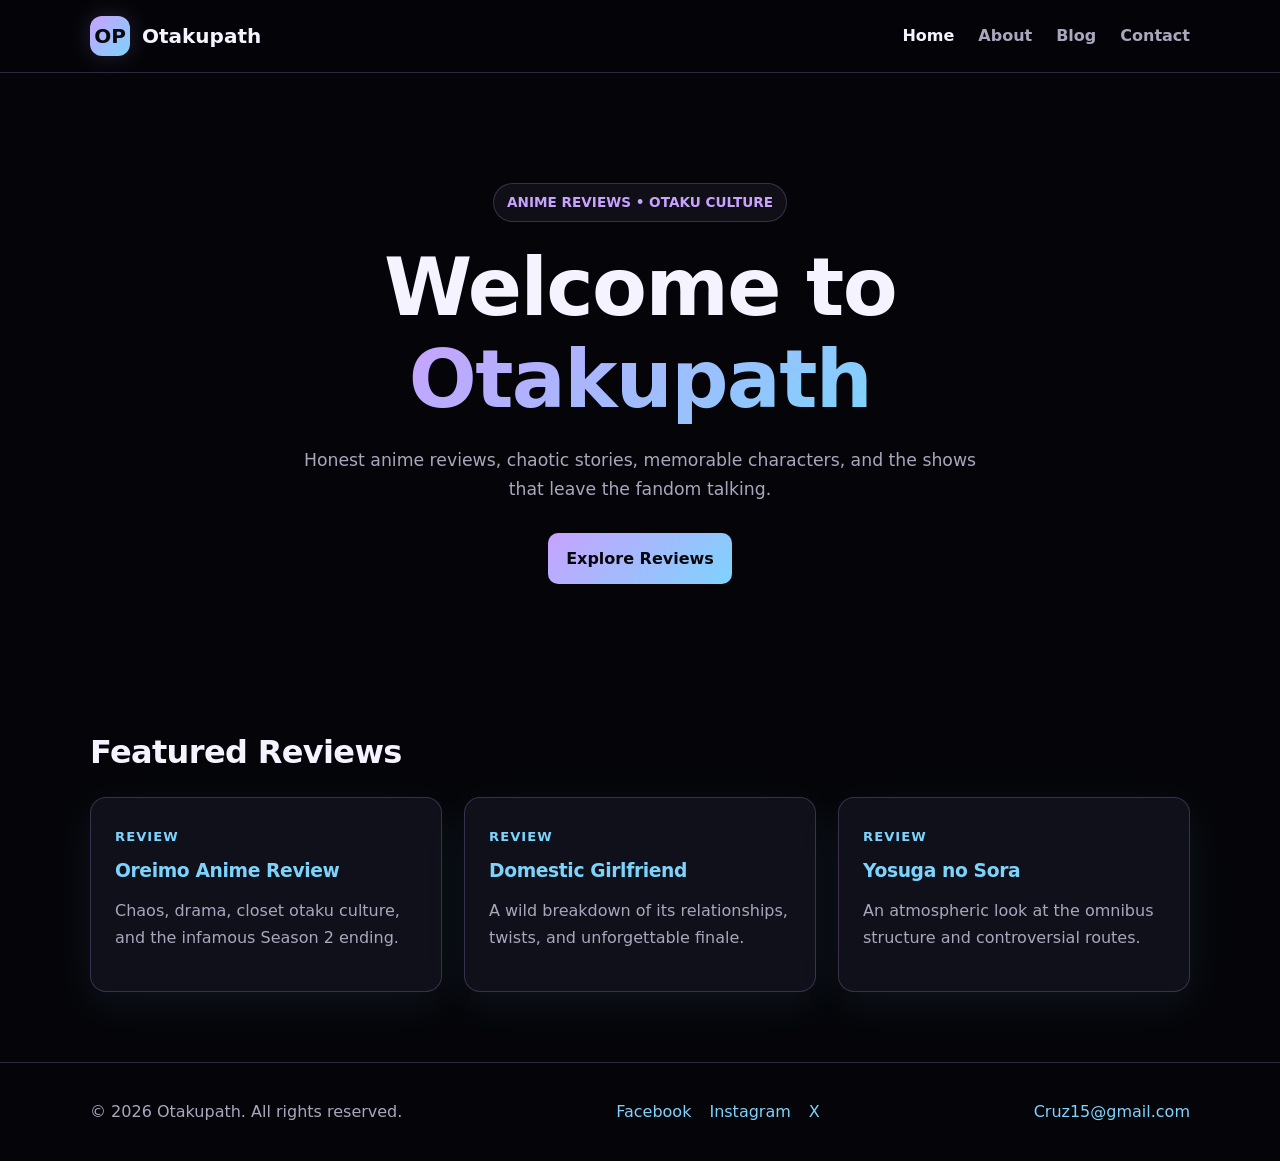
<file: index.html>
<!doctype html>
<html lang="en">
<head>
<meta charset="utf-8">
<meta name="viewport" content="width=device-width, initial-scale=1">
<title>Anime Reviews & Otaku Culture | Otakupath</title>
<meta name="description" content="Otakupath features honest anime reviews, otaku culture commentary, memorable characters, and controversial series.">
<link rel="stylesheet" href="css/style.css">
</head>
<body>
<header>
<div class="container nav">
<!-- EDIT HERE: LOGO & WEBSITE TITLE -->
<a class="brand" href="index.html"><span class="logo">OP</span><span>Otakupath</span></a>
<nav><ul>
<li><a href="index.html">Home</a></li><li><a href="about.html">About</a></li>
<li><a href="blog.html">Blog</a></li><li><a href="contact.html">Contact</a></li>
</ul></nav>
</div>
</header>
<main>
<section class="hero"><div class="container">
<span class="badge">ANIME REVIEWS • OTAKU CULTURE</span>
<h1>Welcome to <span class="gradient-text">Otakupath</span></h1>
<p>Honest anime reviews, chaotic stories, memorable characters, and the shows that leave the fandom talking.</p>
<a class="btn" href="blog.html">Explore Reviews</a>
</div></section>
<section class="section"><div class="container">
<h2>Featured Reviews</h2>
<div class="grid">
<a class="card" href="posts/oreimo-review.html"><span class="meta">Review</span><h3>Oreimo Anime Review</h3><p>Chaos, drama, closet otaku culture, and the infamous Season 2 ending.</p></a>
<a class="card" href="posts/domestic-girlfriend-review.html"><span class="meta">Review</span><h3>Domestic Girlfriend</h3><p>A wild breakdown of its relationships, twists, and unforgettable finale.</p></a>
<a class="card" href="posts/yosuga-no-sora-review.html"><span class="meta">Review</span><h3>Yosuga no Sora</h3><p>An atmospheric look at the omnibus structure and controversial routes.</p></a>
</div></div></section>
</main>
<footer><div class="container footer-row">
<div>© <span data-year></span> Otakupath. All rights reserved.</div>
<div class="socials"><a href="#">Facebook</a><a href="#">Instagram</a><a href="#">X</a></div>
<!-- Oks na diri -->
<div><a href="mailto:Cruz15@gmail.com">Cruz15@gmail.com</a></div>
</div></footer>
<script src="js/script.js"></script>
</body></html>
</file>
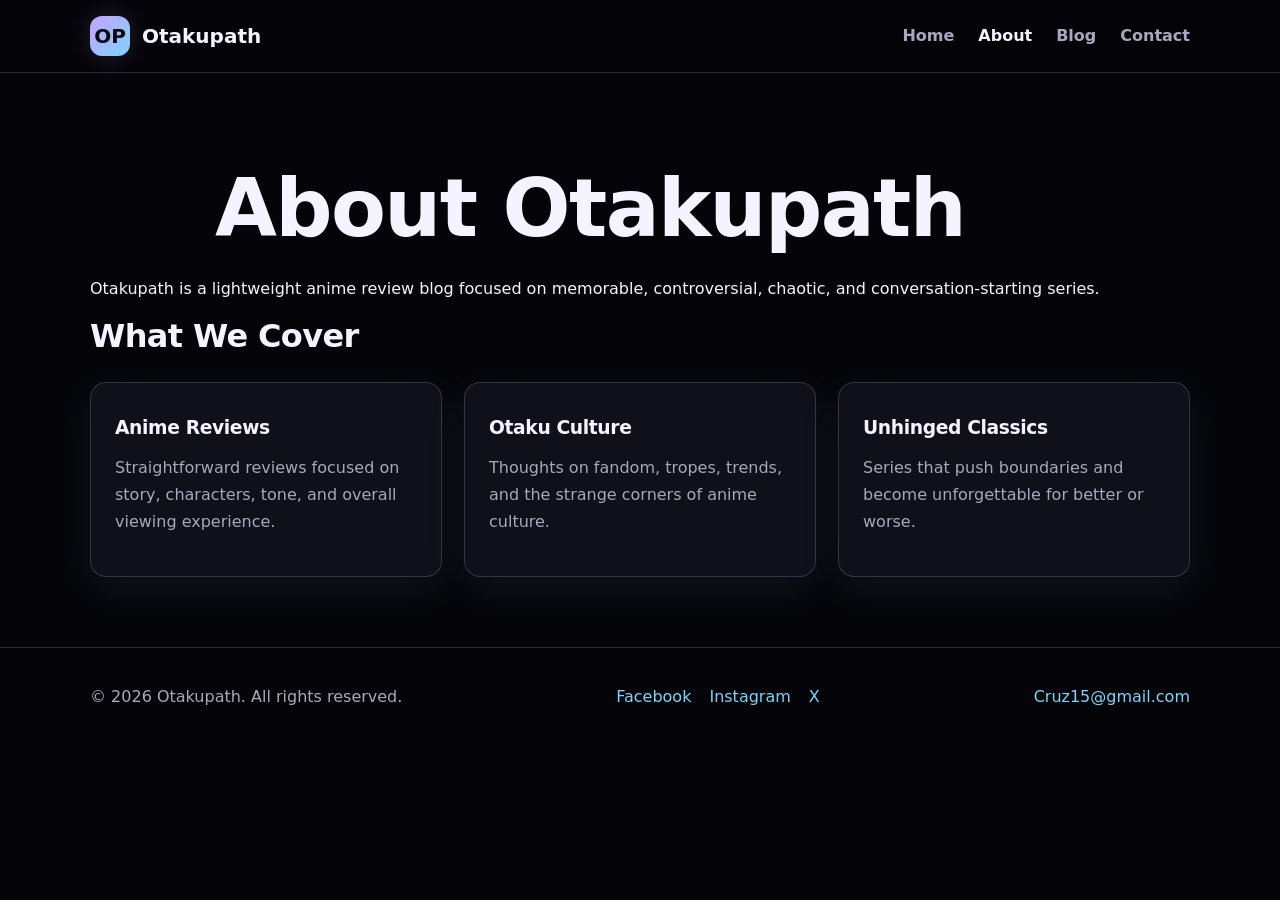
<file: about.html>
<!doctype html>
<html lang="en">
<head>
<meta charset="utf-8">
<meta name="viewport" content="width=device-width, initial-scale=1">
<title>About Otakupath | Anime Review Blog</title>
<meta name="description" content="Learn about Otakupath, an anime review blog covering memorable series and otaku culture.">
<link rel="stylesheet" href="css/style.css">
</head>
<body>
<header>
<div class="container nav">
<!-- EDIT HERE: LOGO & WEBSITE TITLE -->
<a class="brand" href="index.html"><span class="logo">OP</span><span>Otakupath</span></a>
<nav><ul>
<li><a href="index.html">Home</a></li><li><a href="about.html">About</a></li>
<li><a href="blog.html">Blog</a></li><li><a href="contact.html">Contact</a></li>
</ul></nav>
</div>
</header>
<main>
<section class="section"><div class="container">
<h1>About Otakupath</h1>
<p>Otakupath is a lightweight anime review blog focused on memorable, controversial, chaotic, and conversation-starting series.</p>
<h2>What We Cover</h2>
<div class="grid"><div class="card"><h3>Anime Reviews</h3><p>Straightforward reviews focused on story, characters, tone, and overall viewing experience.</p></div>
<div class="card"><h3>Otaku Culture</h3><p>Thoughts on fandom, tropes, trends, and the strange corners of anime culture.</p></div>
<div class="card"><h3>Unhinged Classics</h3><p>Series that push boundaries and become unforgettable for better or worse.</p></div></div>
</div></section>
</main>
<footer><div class="container footer-row">
<div>© <span data-year></span> Otakupath. All rights reserved.</div>
<div class="socials"><a href="#">Facebook</a><a href="#">Instagram</a><a href="#">X</a></div>
<!-- Oks na diri -->
<div><a href="mailto:Cruz15@gmail.com">Cruz15@gmail.com</a></div>
</div></footer>
<script src="js/script.js"></script>
</body></html>
</file>
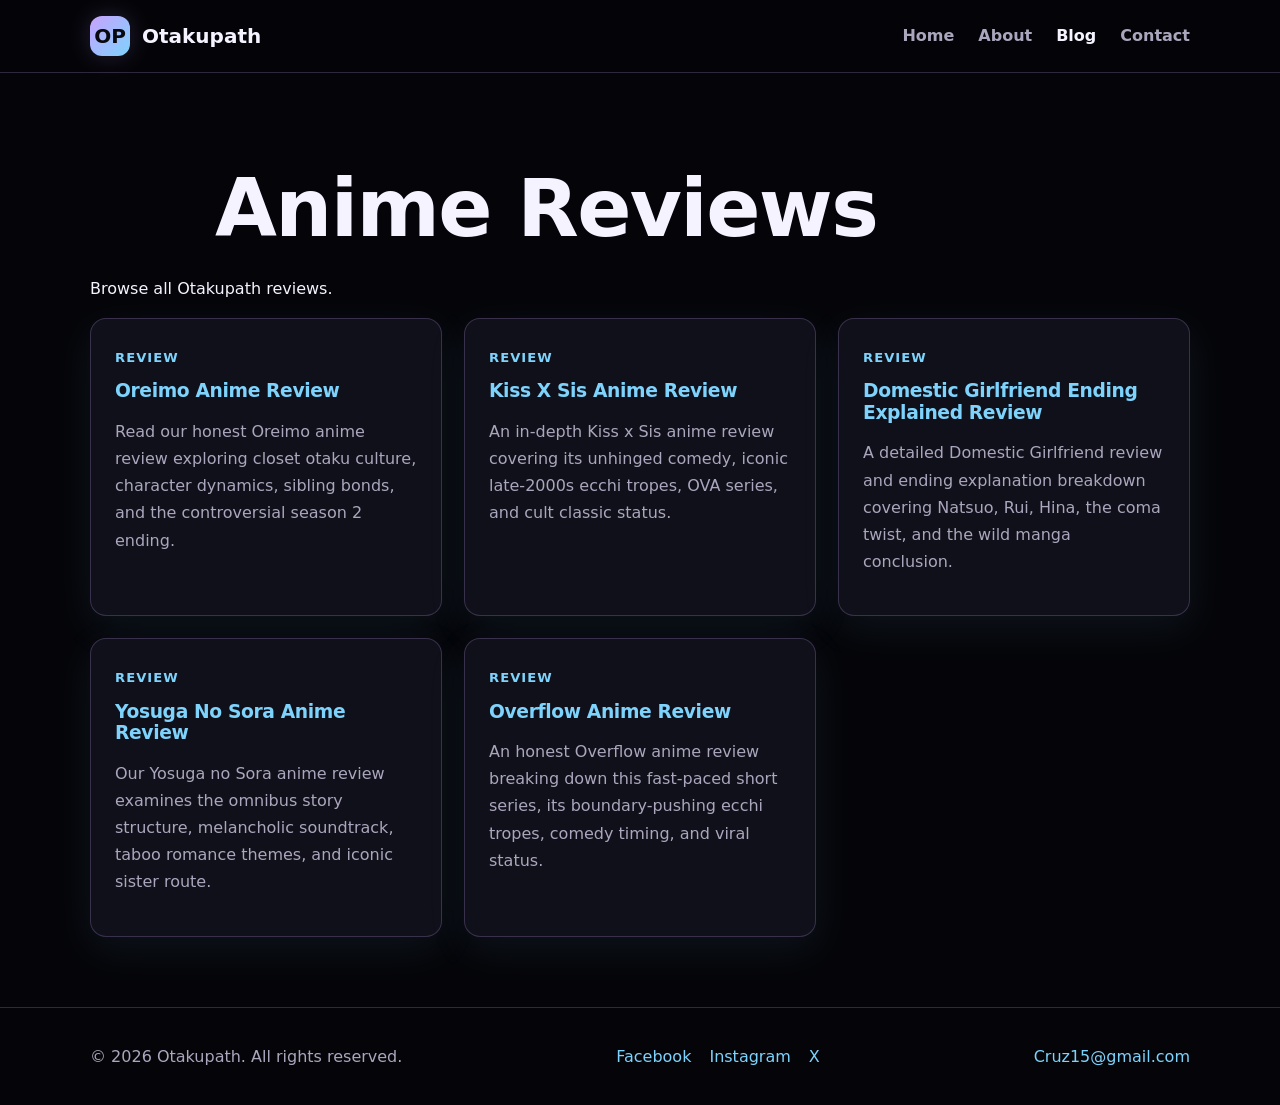
<file: blog.html>
<!doctype html>
<html lang="en">
<head>
<meta charset="utf-8">
<meta name="viewport" content="width=device-width, initial-scale=1">
<title>Anime Reviews Directory | Otakupath</title>
<meta name="description" content="Browse the complete Otakupath anime review directory, including Oreimo, Kiss x Sis, Domestic Girlfriend, Yosuga no Sora, and Overflow.">
<link rel="stylesheet" href="css/style.css">
</head>
<body>
<header>
<div class="container nav">
<!-- EDIT HERE: LOGO & WEBSITE TITLE -->
<a class="brand" href="index.html"><span class="logo">OP</span><span>Otakupath</span></a>
<nav><ul>
<li><a href="index.html">Home</a></li><li><a href="about.html">About</a></li>
<li><a href="blog.html">Blog</a></li><li><a href="contact.html">Contact</a></li>
</ul></nav>
</div>
</header>
<main><section class="section"><div class="container"><h1>Anime Reviews</h1><p>Browse all Otakupath reviews.</p><div class="grid"><a class="card" href="posts/oreimo-review.html"><span class="meta">Review</span><h3>Oreimo Anime Review</h3><p>Read our honest Oreimo anime review exploring closet otaku culture, character dynamics, sibling bonds, and the controversial season 2 ending.</p></a><a class="card" href="posts/kiss-x-sis-review.html"><span class="meta">Review</span><h3>Kiss X Sis Anime Review</h3><p>An in-depth Kiss x Sis anime review covering its unhinged comedy, iconic late-2000s ecchi tropes, OVA series, and cult classic status.</p></a><a class="card" href="posts/domestic-girlfriend-review.html"><span class="meta">Review</span><h3>Domestic Girlfriend Ending Explained Review</h3><p>A detailed Domestic Girlfriend review and ending explanation breakdown covering Natsuo, Rui, Hina, the coma twist, and the wild manga conclusion.</p></a><a class="card" href="posts/yosuga-no-sora-review.html"><span class="meta">Review</span><h3>Yosuga No Sora Anime Review</h3><p>Our Yosuga no Sora anime review examines the omnibus story structure, melancholic soundtrack, taboo romance themes, and iconic sister route.</p></a><a class="card" href="posts/overflow-review.html"><span class="meta">Review</span><h3>Overflow Anime Review</h3><p>An honest Overflow anime review breaking down this fast-paced short series, its boundary-pushing ecchi tropes, comedy timing, and viral status.</p></a></div></div></section></main>
<footer><div class="container footer-row">
<div>© <span data-year></span> Otakupath. All rights reserved.</div>
<div class="socials"><a href="#">Facebook</a><a href="#">Instagram</a><a href="#">X</a></div>
<!-- Oks na diri -->
<div><a href="mailto:Cruz15@gmail.comm">Cruz15@gmail.com</a></div>
</div></footer>
<script src="js/script.js"></script>
</body></html>
</file>
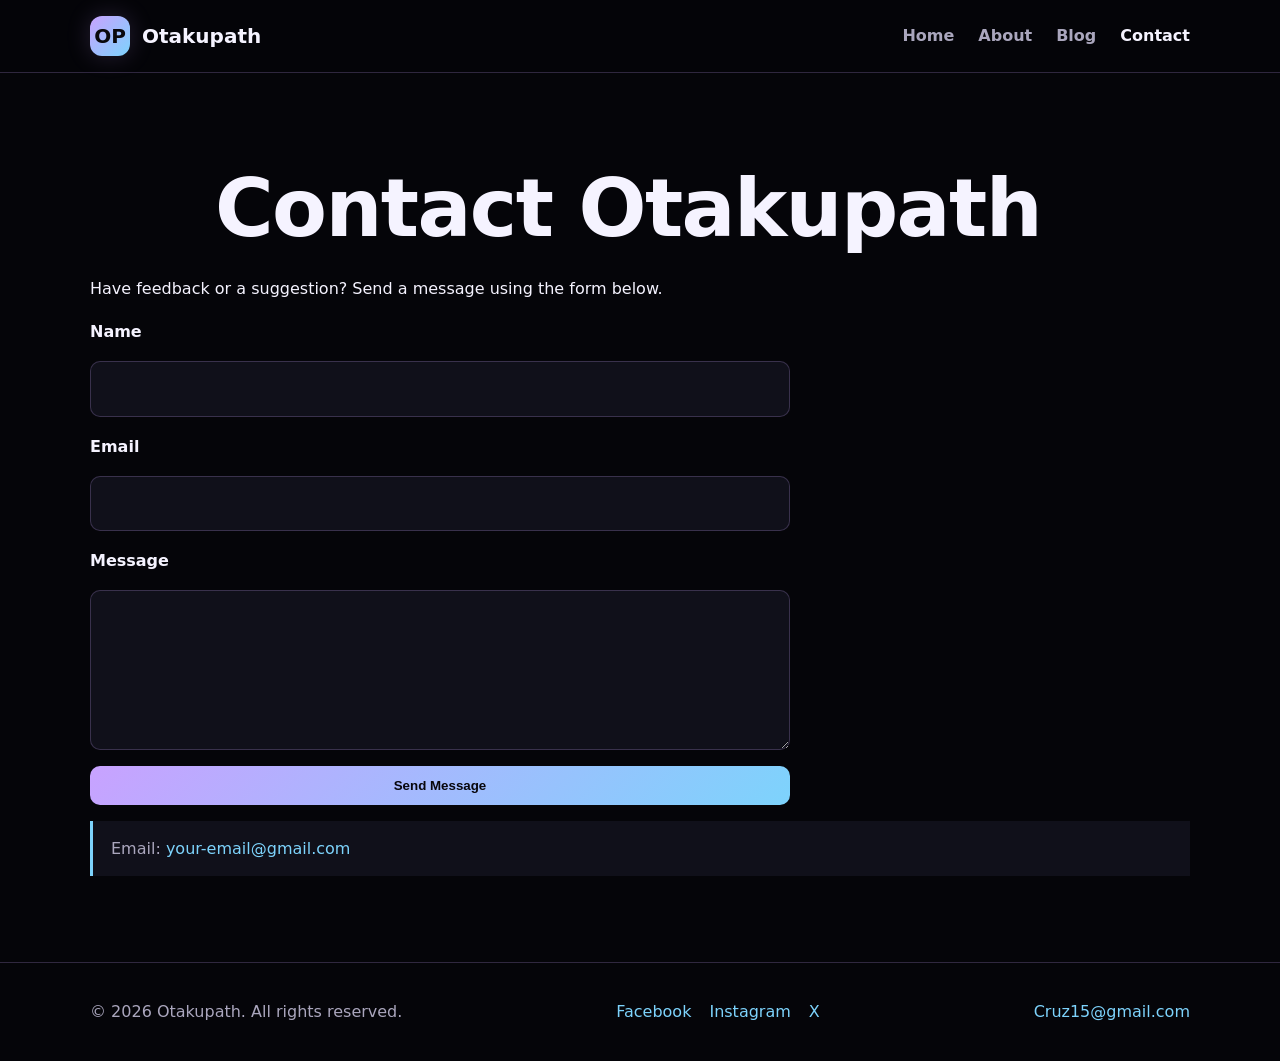
<file: contact.html>
<!doctype html>
<html lang="en">
<head>
<meta charset="utf-8">
<meta name="viewport" content="width=device-width, initial-scale=1">
<title>Contact Otakupath | Anime Blog</title>
<meta name="description" content="Contact Otakupath with feedback, questions, and anime review suggestions.">
<link rel="stylesheet" href="css/style.css">
</head>
<body>
<header>
<div class="container nav">
<!-- EDIT HERE: LOGO & WEBSITE TITLE -->
<a class="brand" href="index.html"><span class="logo">OP</span><span>Otakupath</span></a>
<nav><ul>
<li><a href="index.html">Home</a></li><li><a href="about.html">About</a></li>
<li><a href="blog.html">Blog</a></li><li><a href="contact.html">Contact</a></li>
</ul></nav>
</div>
</header>
<main>
<section class="section"><div class="container">
<h1>Contact Otakupath</h1><p>Have feedback or a suggestion? Send a message using the form below.</p>
<form onsubmit="event.preventDefault(); alert('Thanks! This demo form is front-end only.');">
<label for="name">Name</label><input id="name" name="name" required>
<label for="email">Email</label><input id="email" name="email" type="email" required>
<label for="message">Message</label><textarea id="message" name="message" required></textarea>
<button class="btn" type="submit">Send Message</button></form>
<p class="notice">Email: <a href="mailto:your-email@gmail.com">your-email@gmail.com</a></p>
</div></section>
</main>
<footer><div class="container footer-row">
<div>© <span data-year></span> Otakupath. All rights reserved.</div>
<div class="socials"><a href="#">Facebook</a><a href="#">Instagram</a><a href="#">X</a></div>
<!-- Oks na diri -->
<div><a href="mailto:Cruz15@gmail.com">Cruz15@gmail.com</a></div>
</div></footer>
<script src="js/script.js"></script>
</body></html>
</file>
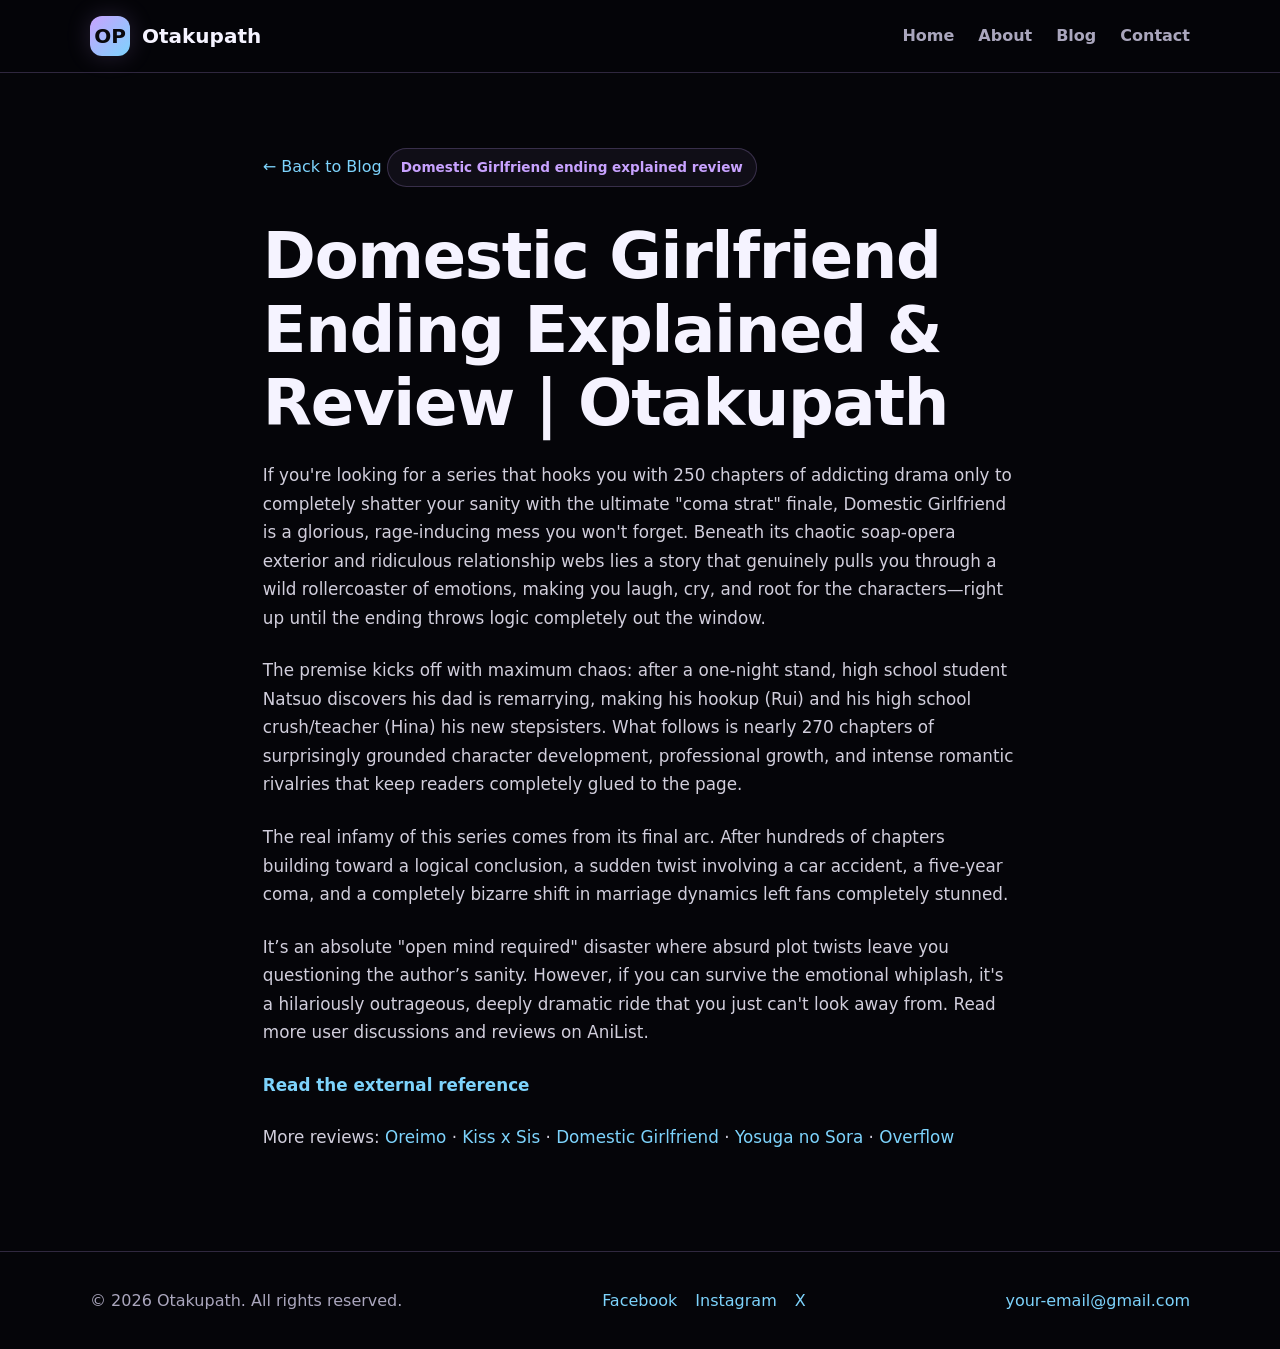
<file: posts/domestic-girlfriend-review.html>
<!doctype html><html lang="en"><head><meta charset="utf-8"><meta name="viewport" content="width=device-width, initial-scale=1">
<title>Domestic Girlfriend Ending Explained & Review | Otakupath</title><meta name="description" content="A detailed Domestic Girlfriend review and ending explanation breakdown covering Natsuo, Rui, Hina, the coma twist, and the wild manga conclusion."><link rel="stylesheet" href="../css/style.css"></head><body>
<header><div class="container nav"><a class="brand" href="../index.html"><span class="logo">OP</span><span>Otakupath</span></a>
<nav><ul><li><a href="../index.html">Home</a></li><li><a href="../about.html">About</a></li><li><a href="../blog.html">Blog</a></li><li><a href="../contact.html">Contact</a></li></ul></nav></div></header>
<main><article class="post"><div class="container">
<a class="back" href="../blog.html">← Back to Blog</a>
<span class="badge">Domestic Girlfriend ending explained review</span><h1>Domestic Girlfriend Ending Explained & Review | Otakupath</h1>
<div class="post-content">
<p>If you're looking for a series that hooks you with 250 chapters of addicting drama only to completely shatter your sanity with the ultimate "coma strat" finale, Domestic Girlfriend is a glorious, rage-inducing mess you won't forget. Beneath its chaotic soap-opera exterior and ridiculous relationship webs lies a story that genuinely pulls you through a wild rollercoaster of emotions, making you laugh, cry, and root for the characters—right up until the ending throws logic completely out the window.</p><p>The premise kicks off with maximum chaos: after a one-night stand, high school student Natsuo discovers his dad is remarrying, making his hookup (Rui) and his high school crush/teacher (Hina) his new stepsisters. What follows is nearly 270 chapters of surprisingly grounded character development, professional growth, and intense romantic rivalries that keep readers completely glued to the page.</p><p>The real infamy of this series comes from its final arc. After hundreds of chapters building toward a logical conclusion, a sudden twist involving a car accident, a five-year coma, and a completely bizarre shift in marriage dynamics left fans completely stunned.</p><p>It’s an absolute "open mind required" disaster where absurd plot twists leave you questioning the author’s sanity. However, if you can survive the emotional whiplash, it's a hilariously outrageous, deeply dramatic ride that you just can't look away from. Read more user discussions and reviews on AniList.</p>
<p><a class="external" href="https://anilist.co/anime/103139/Domestic-na-Kanojo/" target="_blank" rel="noopener noreferrer">Read the external reference</a></p>
<p>More reviews: <a href="oreimo-review.html">Oreimo</a> · <a href="kiss-x-sis-review.html">Kiss x Sis</a> · <a href="domestic-girlfriend-review.html">Domestic Girlfriend</a> · <a href="yosuga-no-sora-review.html">Yosuga no Sora</a> · <a href="overflow-review.html">Overflow</a></p>
</div></div></article></main><footer><div class="container footer-row"><div>© <span data-year></span> Otakupath. All rights reserved.</div><div class="socials"><a href="#">Facebook</a><a href="#">Instagram</a><a href="#">X</a></div><div><a href="mailto:your-email@gmail.com">your-email@gmail.com</a></div></div></footer>
<script src="../js/script.js"></script></body></html>
</file>
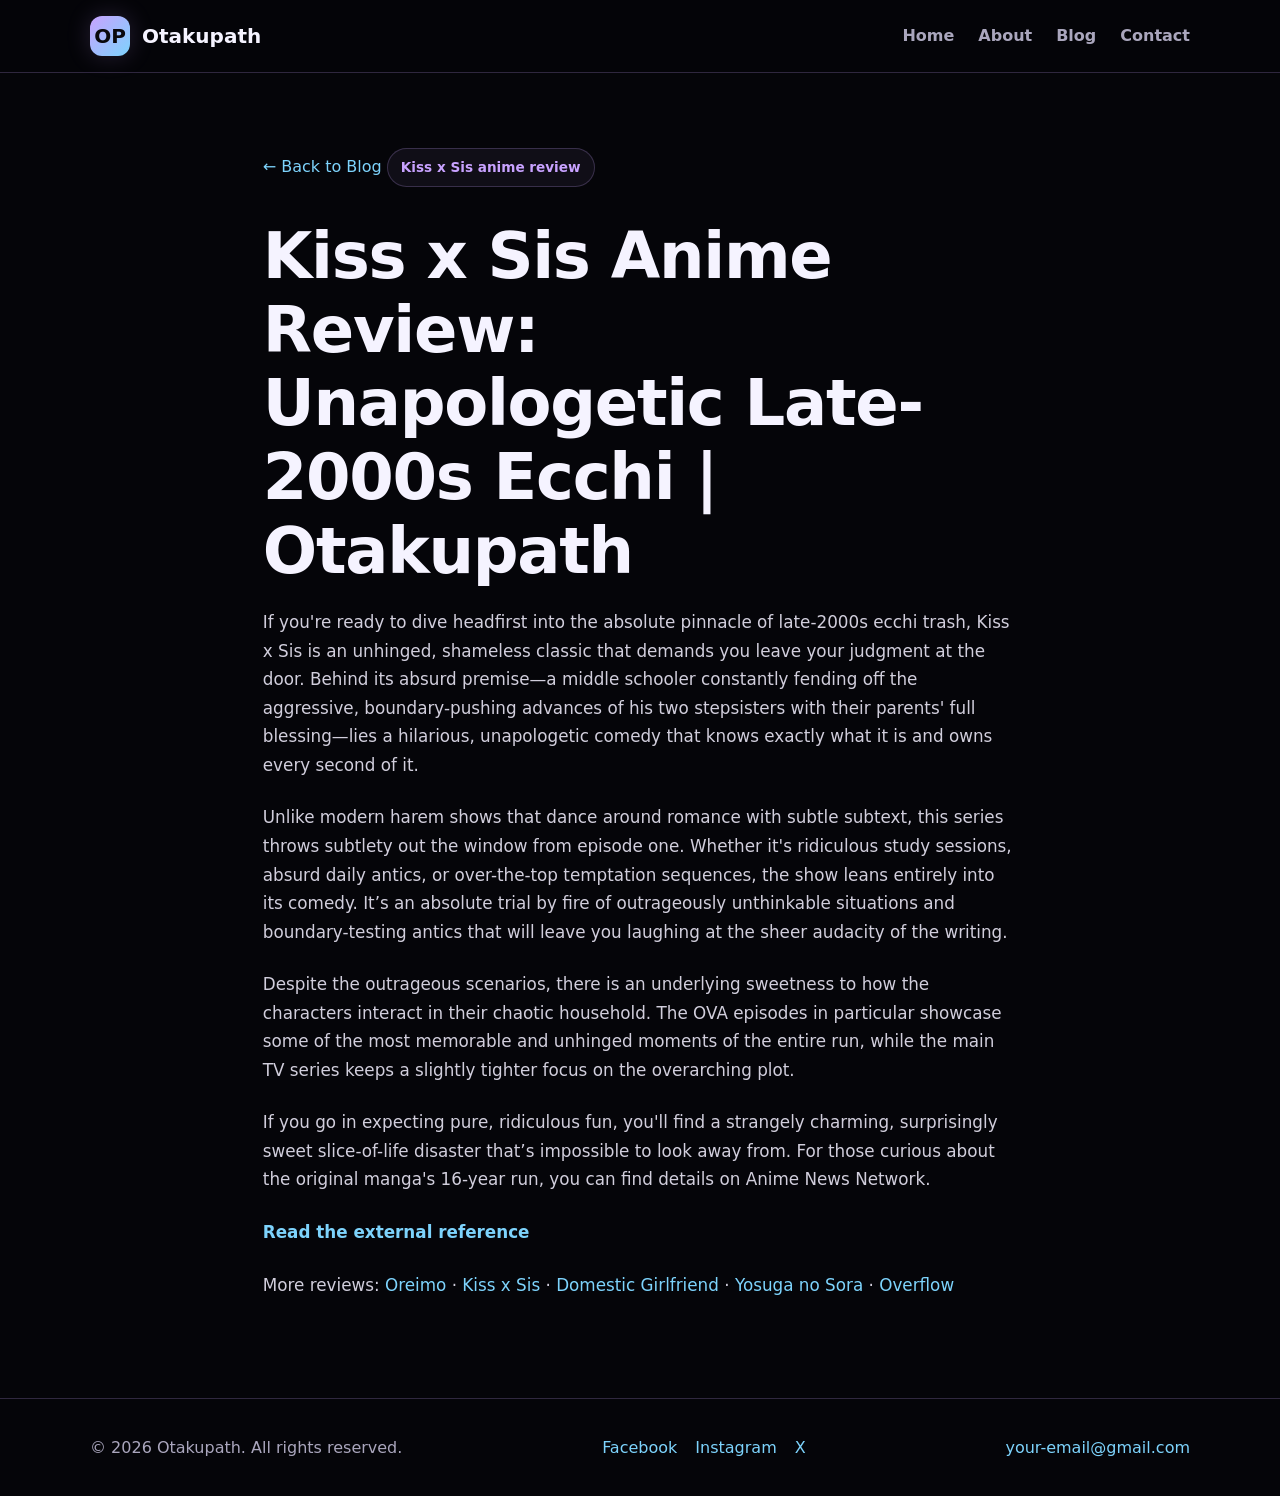
<file: posts/kiss-x-sis-review.html>
<!doctype html><html lang="en"><head><meta charset="utf-8"><meta name="viewport" content="width=device-width, initial-scale=1">
<title>Kiss x Sis Anime Review: Unapologetic Late-2000s Ecchi | Otakupath</title><meta name="description" content="An in-depth Kiss x Sis anime review covering its unhinged comedy, iconic late-2000s ecchi tropes, OVA series, and cult classic status."><link rel="stylesheet" href="../css/style.css"></head><body>
<header><div class="container nav"><a class="brand" href="../index.html"><span class="logo">OP</span><span>Otakupath</span></a>
<nav><ul><li><a href="../index.html">Home</a></li><li><a href="../about.html">About</a></li><li><a href="../blog.html">Blog</a></li><li><a href="../contact.html">Contact</a></li></ul></nav></div></header>
<main><article class="post"><div class="container">
<a class="back" href="../blog.html">← Back to Blog</a>
<span class="badge">Kiss x Sis anime review</span><h1>Kiss x Sis Anime Review: Unapologetic Late-2000s Ecchi | Otakupath</h1>
<div class="post-content">
<p>If you're ready to dive headfirst into the absolute pinnacle of late-2000s ecchi trash, Kiss x Sis is an unhinged, shameless classic that demands you leave your judgment at the door. Behind its absurd premise—a middle schooler constantly fending off the aggressive, boundary-pushing advances of his two stepsisters with their parents' full blessing—lies a hilarious, unapologetic comedy that knows exactly what it is and owns every second of it.</p><p>Unlike modern harem shows that dance around romance with subtle subtext, this series throws subtlety out the window from episode one. Whether it's ridiculous study sessions, absurd daily antics, or over-the-top temptation sequences, the show leans entirely into its comedy. It’s an absolute trial by fire of outrageously unthinkable situations and boundary-testing antics that will leave you laughing at the sheer audacity of the writing.</p><p>Despite the outrageous scenarios, there is an underlying sweetness to how the characters interact in their chaotic household. The OVA episodes in particular showcase some of the most memorable and unhinged moments of the entire run, while the main TV series keeps a slightly tighter focus on the overarching plot.</p><p>If you go in expecting pure, ridiculous fun, you'll find a strangely charming, surprisingly sweet slice-of-life disaster that’s impossible to look away from. For those curious about the original manga's 16-year run, you can find details on Anime News Network.</p>
<p><a class="external" href="https://www.animenewsnetwork.com/encyclopedia/anime.php?id=10543" target="_blank" rel="noopener noreferrer">Read the external reference</a></p>
<p>More reviews: <a href="oreimo-review.html">Oreimo</a> · <a href="kiss-x-sis-review.html">Kiss x Sis</a> · <a href="domestic-girlfriend-review.html">Domestic Girlfriend</a> · <a href="yosuga-no-sora-review.html">Yosuga no Sora</a> · <a href="overflow-review.html">Overflow</a></p>
</div></div></article></main><footer><div class="container footer-row"><div>© <span data-year></span> Otakupath. All rights reserved.</div><div class="socials"><a href="#">Facebook</a><a href="#">Instagram</a><a href="#">X</a></div><div><a href="mailto:your-email@gmail.com">your-email@gmail.com</a></div></div></footer>
<script src="../js/script.js"></script></body></html>
</file>
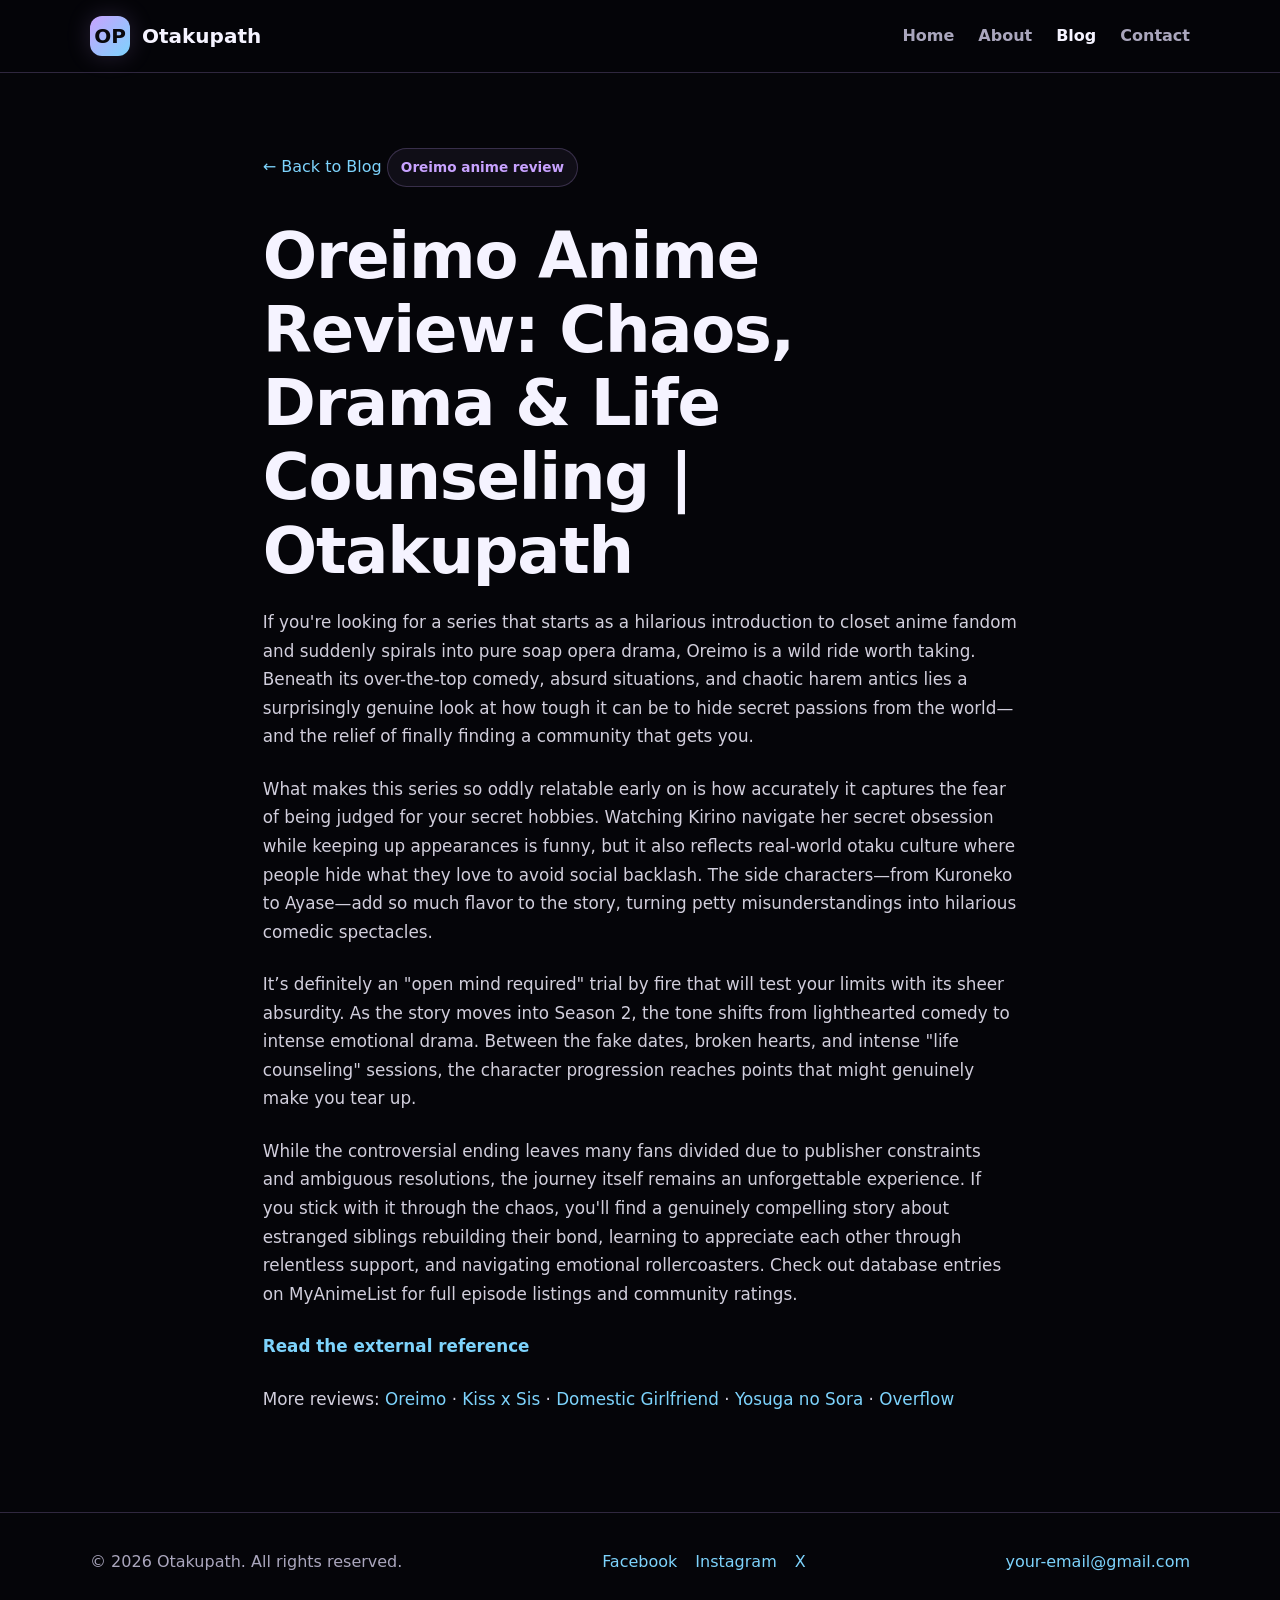
<file: posts/oreimo-review.html>
<!doctype html><html lang="en"><head><meta charset="utf-8"><meta name="viewport" content="width=device-width, initial-scale=1">
<title>Oreimo Anime Review: Chaos, Drama & Life Counseling | Otakupath</title><meta name="description" content="Read our honest Oreimo anime review exploring closet otaku culture, character dynamics, sibling bonds, and the controversial season 2 ending."><link rel="stylesheet" href="../css/style.css"></head><body>
<header><div class="container nav"><a class="brand" href="../index.html"><span class="logo">OP</span><span>Otakupath</span></a>
<nav><ul><li><a href="../index.html">Home</a></li><li><a href="../about.html">About</a></li><li><a href="../blog.html">Blog</a></li><li><a href="../contact.html">Contact</a></li></ul></nav></div></header>
<main><article class="post"><div class="container">
<a class="back" href="../blog.html">← Back to Blog</a>
<span class="badge">Oreimo anime review</span><h1>Oreimo Anime Review: Chaos, Drama & Life Counseling | Otakupath</h1>
<div class="post-content">
<p>If you're looking for a series that starts as a hilarious introduction to closet anime fandom and suddenly spirals into pure soap opera drama, Oreimo is a wild ride worth taking. Beneath its over-the-top comedy, absurd situations, and chaotic harem antics lies a surprisingly genuine look at how tough it can be to hide secret passions from the world—and the relief of finally finding a community that gets you.</p><p>What makes this series so oddly relatable early on is how accurately it captures the fear of being judged for your secret hobbies. Watching Kirino navigate her secret obsession while keeping up appearances is funny, but it also reflects real-world otaku culture where people hide what they love to avoid social backlash. The side characters—from Kuroneko to Ayase—add so much flavor to the story, turning petty misunderstandings into hilarious comedic spectacles.</p><p>It’s definitely an "open mind required" trial by fire that will test your limits with its sheer absurdity. As the story moves into Season 2, the tone shifts from lighthearted comedy to intense emotional drama. Between the fake dates, broken hearts, and intense "life counseling" sessions, the character progression reaches points that might genuinely make you tear up.</p><p>While the controversial ending leaves many fans divided due to publisher constraints and ambiguous resolutions, the journey itself remains an unforgettable experience. If you stick with it through the chaos, you'll find a genuinely compelling story about estranged siblings rebuilding their bond, learning to appreciate each other through relentless support, and navigating emotional rollercoasters. Check out database entries on MyAnimeList for full episode listings and community ratings.</p>
<p><a class="external" href="https://myanimelist.net/anime/8769/Ore_no_Imouto_ga_Konnani_Kawaii_Wake_ga_Nai" target="_blank" rel="noopener noreferrer">Read the external reference</a></p>
<p>More reviews: <a href="oreimo-review.html">Oreimo</a> · <a href="kiss-x-sis-review.html">Kiss x Sis</a> · <a href="domestic-girlfriend-review.html">Domestic Girlfriend</a> · <a href="yosuga-no-sora-review.html">Yosuga no Sora</a> · <a href="overflow-review.html">Overflow</a></p>
</div></div></article></main><footer><div class="container footer-row"><div>© <span data-year></span> Otakupath. All rights reserved.</div><div class="socials"><a href="#">Facebook</a><a href="#">Instagram</a><a href="#">X</a></div><div><a href="mailto:your-email@gmail.com">your-email@gmail.com</a></div></div></footer>
<script src="../js/script.js"></script></body></html>
</file>
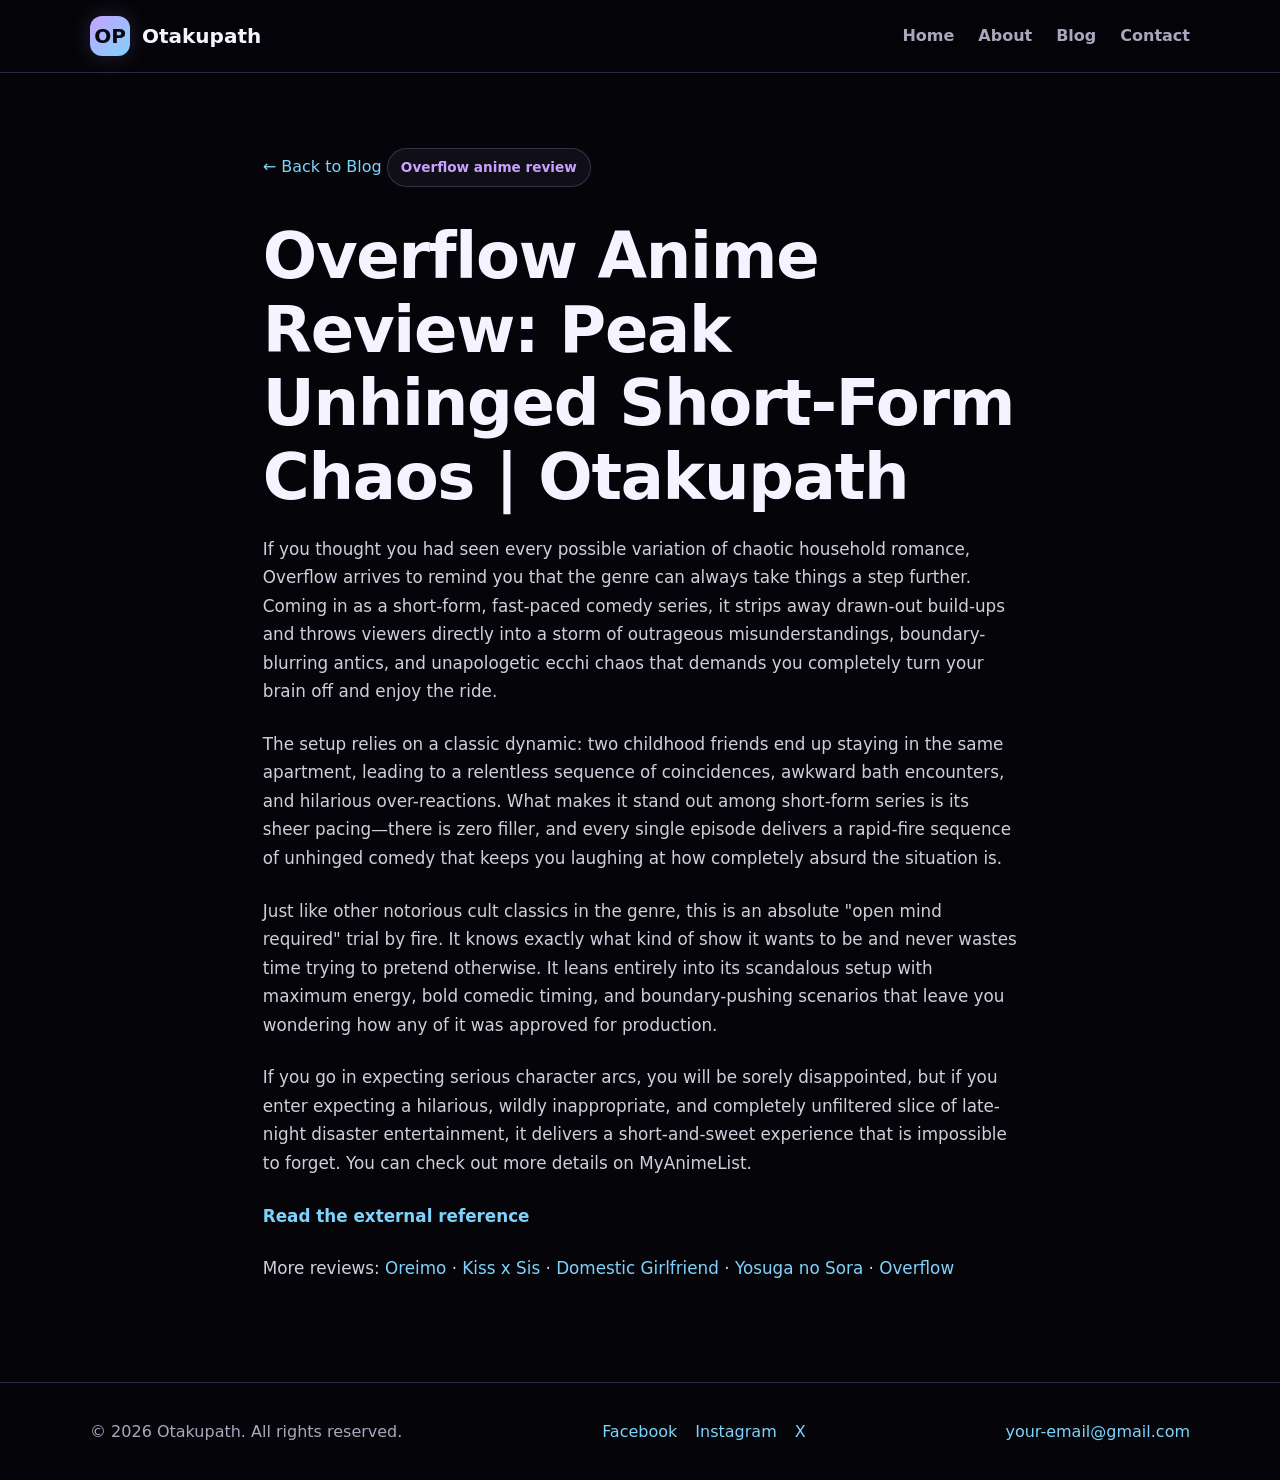
<file: posts/overflow-review.html>
<!doctype html><html lang="en"><head><meta charset="utf-8"><meta name="viewport" content="width=device-width, initial-scale=1">
<title>Overflow Anime Review: Peak Unhinged Short-Form Chaos | Otakupath</title><meta name="description" content="An honest Overflow anime review breaking down this fast-paced short series, its boundary-pushing ecchi tropes, comedy timing, and viral status."><link rel="stylesheet" href="../css/style.css"></head><body>
<header><div class="container nav"><a class="brand" href="../index.html"><span class="logo">OP</span><span>Otakupath</span></a>
<nav><ul><li><a href="../index.html">Home</a></li><li><a href="../about.html">About</a></li><li><a href="../blog.html">Blog</a></li><li><a href="../contact.html">Contact</a></li></ul></nav></div></header>
<main><article class="post"><div class="container">
<a class="back" href="../blog.html">← Back to Blog</a>
<span class="badge">Overflow anime review</span><h1>Overflow Anime Review: Peak Unhinged Short-Form Chaos | Otakupath</h1>
<div class="post-content">
<p>If you thought you had seen every possible variation of chaotic household romance, Overflow arrives to remind you that the genre can always take things a step further. Coming in as a short-form, fast-paced comedy series, it strips away drawn-out build-ups and throws viewers directly into a storm of outrageous misunderstandings, boundary-blurring antics, and unapologetic ecchi chaos that demands you completely turn your brain off and enjoy the ride.</p><p>The setup relies on a classic dynamic: two childhood friends end up staying in the same apartment, leading to a relentless sequence of coincidences, awkward bath encounters, and hilarious over-reactions. What makes it stand out among short-form series is its sheer pacing—there is zero filler, and every single episode delivers a rapid-fire sequence of unhinged comedy that keeps you laughing at how completely absurd the situation is.</p><p>Just like other notorious cult classics in the genre, this is an absolute "open mind required" trial by fire. It knows exactly what kind of show it wants to be and never wastes time trying to pretend otherwise. It leans entirely into its scandalous setup with maximum energy, bold comedic timing, and boundary-pushing scenarios that leave you wondering how any of it was approved for production.</p><p>If you go in expecting serious character arcs, you will be sorely disappointed, but if you enter expecting a hilarious, wildly inappropriate, and completely unfiltered slice of late-night disaster entertainment, it delivers a short-and-sweet experience that is impossible to forget. You can check out more details on MyAnimeList.</p>
<p><a class="external" href="https://myanimelist.net/anime/40594/Overflow" target="_blank" rel="noopener noreferrer">Read the external reference</a></p>
<p>More reviews: <a href="oreimo-review.html">Oreimo</a> · <a href="kiss-x-sis-review.html">Kiss x Sis</a> · <a href="domestic-girlfriend-review.html">Domestic Girlfriend</a> · <a href="yosuga-no-sora-review.html">Yosuga no Sora</a> · <a href="overflow-review.html">Overflow</a></p>
</div></div></article></main><footer><div class="container footer-row"><div>© <span data-year></span> Otakupath. All rights reserved.</div><div class="socials"><a href="#">Facebook</a><a href="#">Instagram</a><a href="#">X</a></div><div><a href="mailto:your-email@gmail.com">your-email@gmail.com</a></div></div></footer>
<script src="../js/script.js"></script></body></html>
</file>
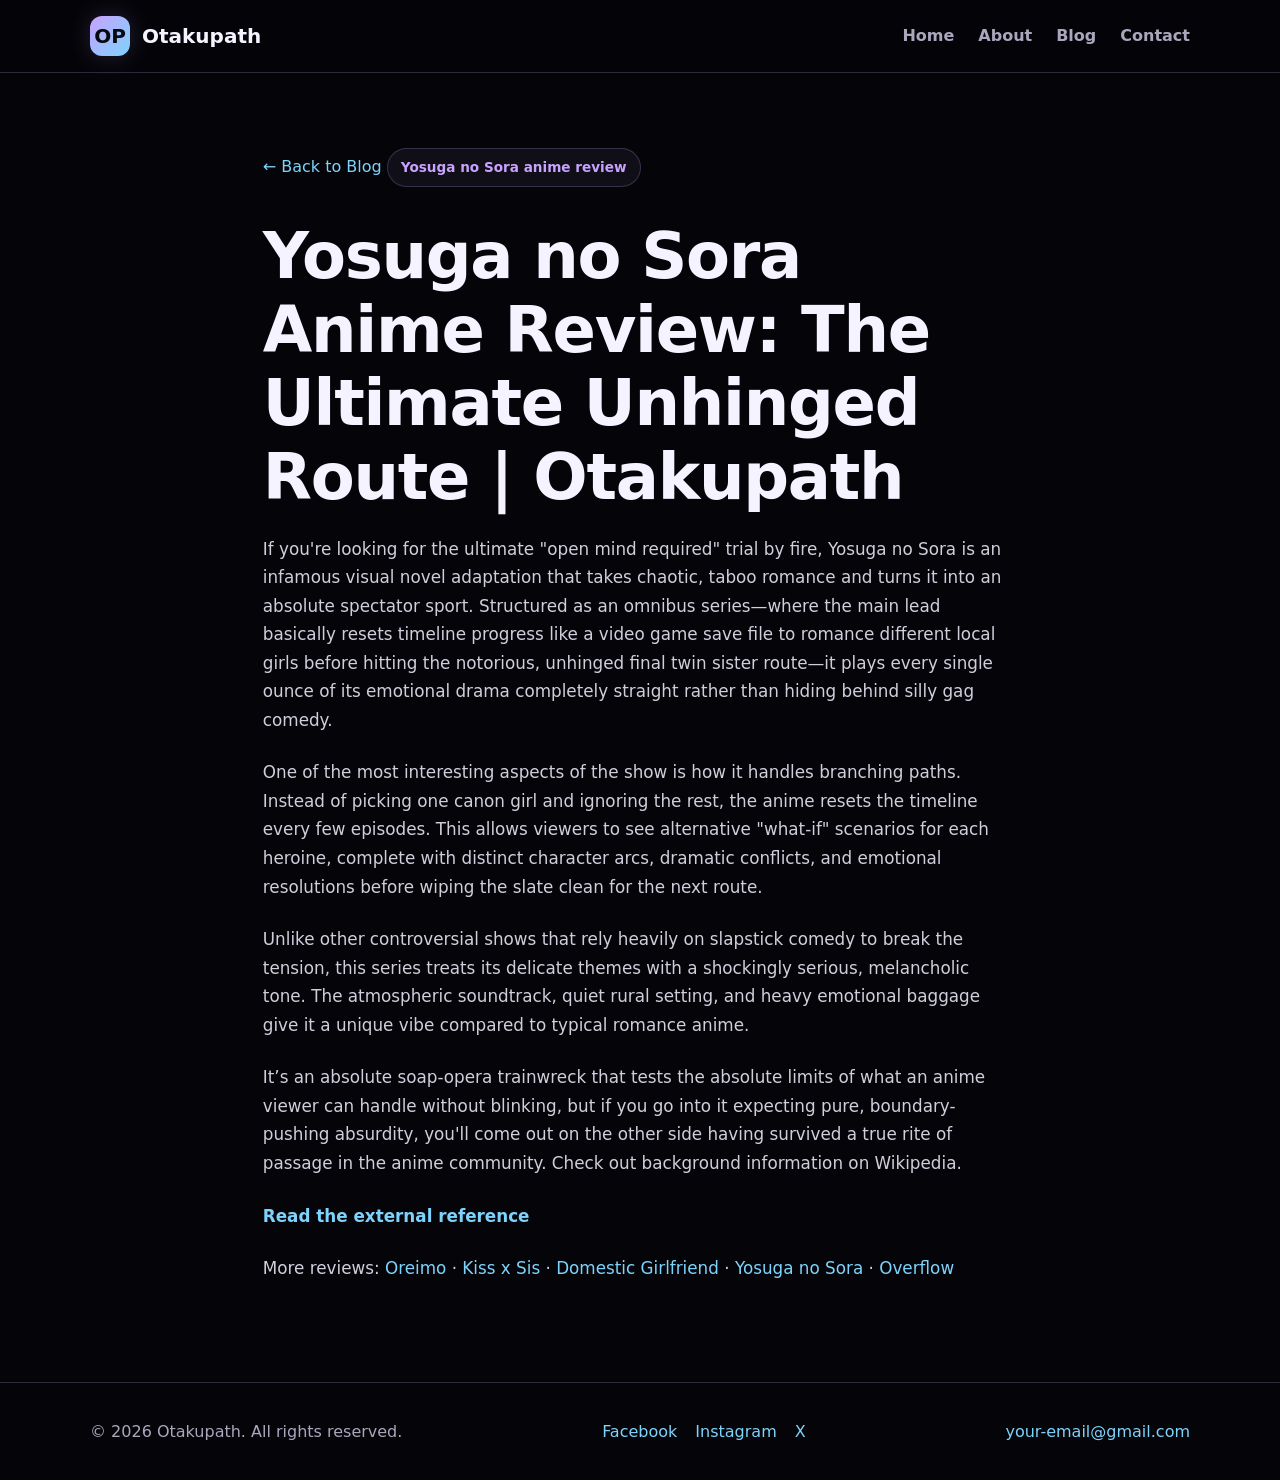
<file: posts/yosuga-no-sora-review.html>
<!doctype html><html lang="en"><head><meta charset="utf-8"><meta name="viewport" content="width=device-width, initial-scale=1">
<title>Yosuga no Sora Anime Review: The Ultimate Unhinged Route | Otakupath</title><meta name="description" content="Our Yosuga no Sora anime review examines the omnibus story structure, melancholic soundtrack, taboo romance themes, and iconic sister route."><link rel="stylesheet" href="../css/style.css"></head><body>
<header><div class="container nav"><a class="brand" href="../index.html"><span class="logo">OP</span><span>Otakupath</span></a>
<nav><ul><li><a href="../index.html">Home</a></li><li><a href="../about.html">About</a></li><li><a href="../blog.html">Blog</a></li><li><a href="../contact.html">Contact</a></li></ul></nav></div></header>
<main><article class="post"><div class="container">
<a class="back" href="../blog.html">← Back to Blog</a>
<span class="badge">Yosuga no Sora anime review</span><h1>Yosuga no Sora Anime Review: The Ultimate Unhinged Route | Otakupath</h1>
<div class="post-content">
<p>If you're looking for the ultimate "open mind required" trial by fire, Yosuga no Sora is an infamous visual novel adaptation that takes chaotic, taboo romance and turns it into an absolute spectator sport. Structured as an omnibus series—where the main lead basically resets timeline progress like a video game save file to romance different local girls before hitting the notorious, unhinged final twin sister route—it plays every single ounce of its emotional drama completely straight rather than hiding behind silly gag comedy.</p><p>One of the most interesting aspects of the show is how it handles branching paths. Instead of picking one canon girl and ignoring the rest, the anime resets the timeline every few episodes. This allows viewers to see alternative "what-if" scenarios for each heroine, complete with distinct character arcs, dramatic conflicts, and emotional resolutions before wiping the slate clean for the next route.</p><p>Unlike other controversial shows that rely heavily on slapstick comedy to break the tension, this series treats its delicate themes with a shockingly serious, melancholic tone. The atmospheric soundtrack, quiet rural setting, and heavy emotional baggage give it a unique vibe compared to typical romance anime.</p><p>It’s an absolute soap-opera trainwreck that tests the absolute limits of what an anime viewer can handle without blinking, but if you go into it expecting pure, boundary-pushing absurdity, you'll come out on the other side having survived a true rite of passage in the anime community. Check out background information on Wikipedia.</p>
<p><a class="external" href="https://en.wikipedia.org/wiki/Yosuga_no_Sora" target="_blank" rel="noopener noreferrer">Read the external reference</a></p>
<p>More reviews: <a href="oreimo-review.html">Oreimo</a> · <a href="kiss-x-sis-review.html">Kiss x Sis</a> · <a href="domestic-girlfriend-review.html">Domestic Girlfriend</a> · <a href="yosuga-no-sora-review.html">Yosuga no Sora</a> · <a href="overflow-review.html">Overflow</a></p>
</div></div></article></main><footer><div class="container footer-row"><div>© <span data-year></span> Otakupath. All rights reserved.</div><div class="socials"><a href="#">Facebook</a><a href="#">Instagram</a><a href="#">X</a></div><div><a href="mailto:your-email@gmail.com">your-email@gmail.com</a></div></div></footer>
<script src="../js/script.js"></script></body></html>
</file>
<file: css/style.css>
/* CSS EDIT HERE: CHANGE COLOR THEME */
:root {
  --bg: #050509;
  --surface: #10101a;
  --surface-2: #171522;
  --purple: #c8a2ff;
  --blue: #7dd3fc;
  --text: #f5f3ff;
  --muted: #aaa6bd;
  --border: rgba(200,162,255,.22);
  --gradient: linear-gradient(135deg, #c8a2ff, #7dd3fc);
  --shadow: 0 12px 40px rgba(125,211,252,.08);
}
* { box-sizing: border-box; }
html { scroll-behavior: smooth; }
body {
  margin: 0; background: var(--bg); color: var(--text);
  font-family: Inter, system-ui, -apple-system, BlinkMacSystemFont, "Segoe UI", sans-serif;
  line-height: 1.7;
}
a { color: var(--blue); text-decoration: none; }
a:hover { color: var(--purple); }
img { max-width: 100%; display: block; }
.container { width: min(1100px, 92%); margin-inline: auto; }
header {
  position: sticky; top: 0; z-index: 10; background: rgba(5,5,9,.9);
  backdrop-filter: blur(12px); border-bottom: 1px solid var(--border);
}
.nav { min-height: 72px; display:flex; align-items:center; justify-content:space-between; gap:20px; }
.brand { display:flex; align-items:center; gap:12px; font-weight:800; font-size:1.25rem; color:var(--text); }
.logo {
  width:40px; height:40px; border-radius:12px; background:var(--gradient);
  display:grid; place-items:center; color:#09080d; font-weight:900;
  box-shadow: 0 0 25px rgba(200,162,255,.18);
}
nav ul { display:flex; list-style:none; gap:24px; padding:0; margin:0; }
nav a { color:var(--muted); font-weight:600; }
nav a:hover, nav a.active { color:var(--text); }
.hero { padding:110px 0 80px; text-align:center; }
.badge {
  display:inline-block; padding:7px 13px; border:1px solid var(--border);
  border-radius:999px; color:var(--purple); background:rgba(200,162,255,.06);
  font-size:.85rem; font-weight:700;
}
h1,h2,h3 { line-height:1.15; letter-spacing:-.02em; }
h1 { font-size:clamp(2.5rem,7vw,5rem); margin:20px auto; max-width:850px; }
h2 { font-size:2rem; margin-top:0; }
.hero p { color:var(--muted); max-width:700px; margin:0 auto 28px; font-size:1.08rem; }
.gradient-text { background:var(--gradient); -webkit-background-clip:text; background-clip:text; color:transparent; }
.btn {
  display:inline-block; padding:12px 18px; border-radius:10px; font-weight:800;
  background:var(--gradient); color:#08070c; border:0;
}
.btn:hover { color:#08070c; transform:translateY(-1px); }
.section { padding:70px 0; }
.grid { display:grid; grid-template-columns:repeat(3,1fr); gap:22px; }
.card {
  background:var(--surface); border:1px solid var(--border); border-radius:16px;
  padding:24px; box-shadow:var(--shadow);
}
.card h3 { margin:10px 0; }
.card p { color:var(--muted); }
.meta { color:var(--blue); font-size:.82rem; font-weight:800; text-transform:uppercase; letter-spacing:.08em; }
.post { max-width:820px; margin:auto; padding:75px 0; }
.post h1 { font-size:clamp(2.3rem,6vw,4rem); margin-left:0; }
.post-content p { color:#d1cedc; font-size:1.05rem; margin:0 0 24px; }
.post-content a.external { color:var(--blue); font-weight:700; }
.back { display:inline-block; margin-bottom:20px; }
form { display:grid; gap:16px; max-width:700px; }
label { font-weight:700; }
input, textarea {
  width:100%; padding:13px 15px; border-radius:10px; border:1px solid var(--border);
  background:var(--surface); color:var(--text); font:inherit;
}
textarea { min-height:160px; resize:vertical; }
footer { border-top:1px solid var(--border); padding:35px 0; color:var(--muted); }
.footer-row { display:flex; justify-content:space-between; gap:20px; flex-wrap:wrap; }
.socials { display:flex; gap:18px; }
.notice { border-left:3px solid var(--blue); padding:14px 18px; background:var(--surface); color:var(--muted); }
@media (max-width:800px) {
  .grid { grid-template-columns:1fr; }
  .nav { flex-direction:column; padding:14px 0; }
  nav ul { gap:14px; flex-wrap:wrap; justify-content:center; }
  .hero { padding-top:75px; }
}
</file>
